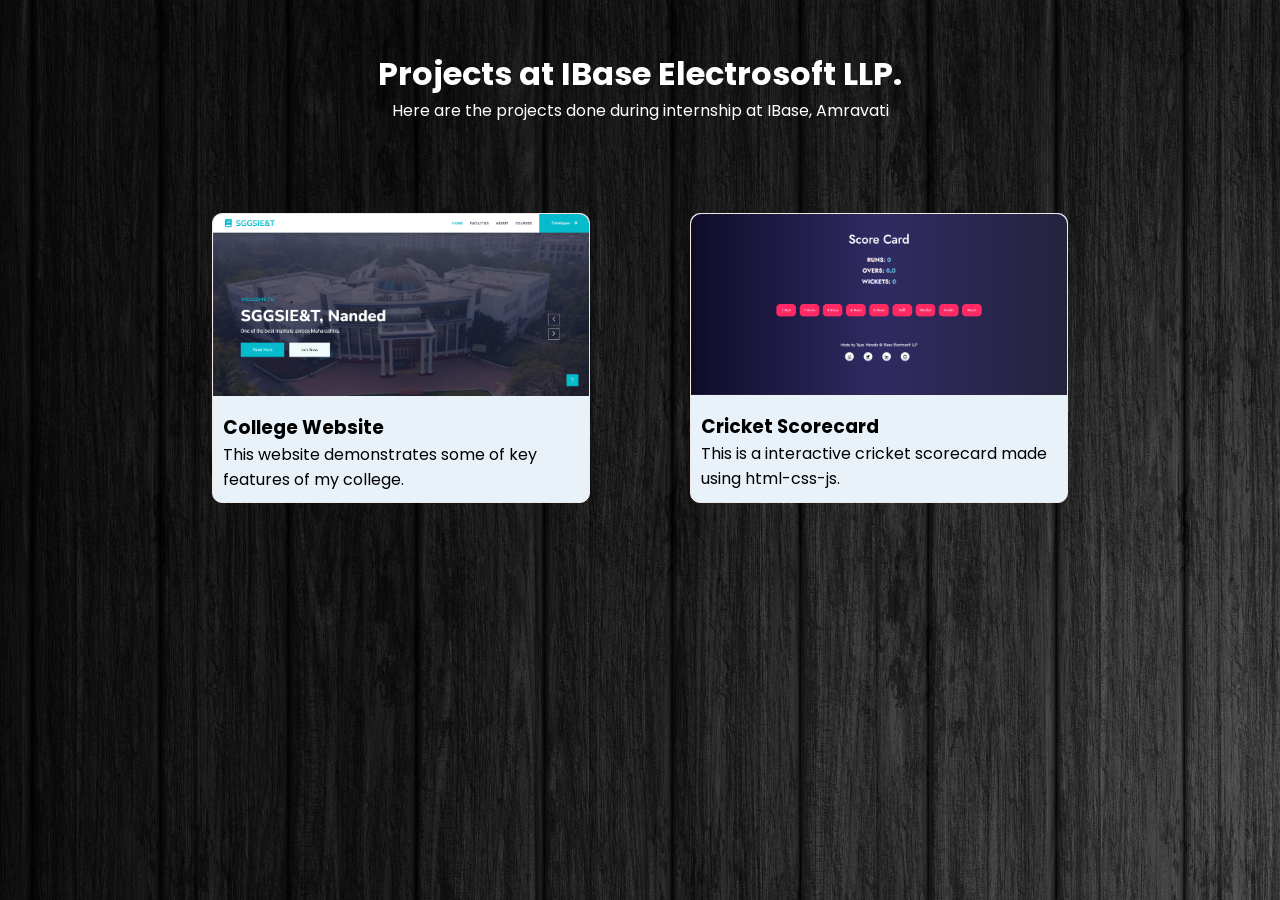
<file: index.html>
<!DOCTYPE html>
<html lang="en">
  <head>
    <meta charset="UTF-8" />
    <meta name="viewport" content="width=device-width, initial-scale=1.0" />
    <title>Projects at Ibase</title>
    <link rel="stylesheet" href="style.css" />
  </head>
  <body>
    <div class="heading">
      <h1>Projects at IBase Electrosoft LLP.</h1>
      <p>Here are the projects done during internship at IBase, Amravati</p>
    </div>

    <div class="hero">
      <div class="main">
        <a href="College Website/index.html" class="container">
          <div>
            <div class="image-container">
              <img src="img/college_website.png" class="image" />
            </div>
            <div class="info">
              <h3>College Website</h3>
              <p>
                This website demonstrates some of key features of my college.
              </p>
            </div>
          </div>
        </a>

        <a href="Cricket Scorecard/index.html" class="container">
          <div>
            <div class="image-container">
              <img src="img/cricket_scorecard.png" class="image" />
            </div>
            <div class="info">
              <h3>Cricket Scorecard</h3>
              <p>
                This is a interactive cricket scorecard made using html-css-js.
              </p>
            </div>
          </div>
        </a>
      </div>
    </div>
  </body>
</html>
</file>
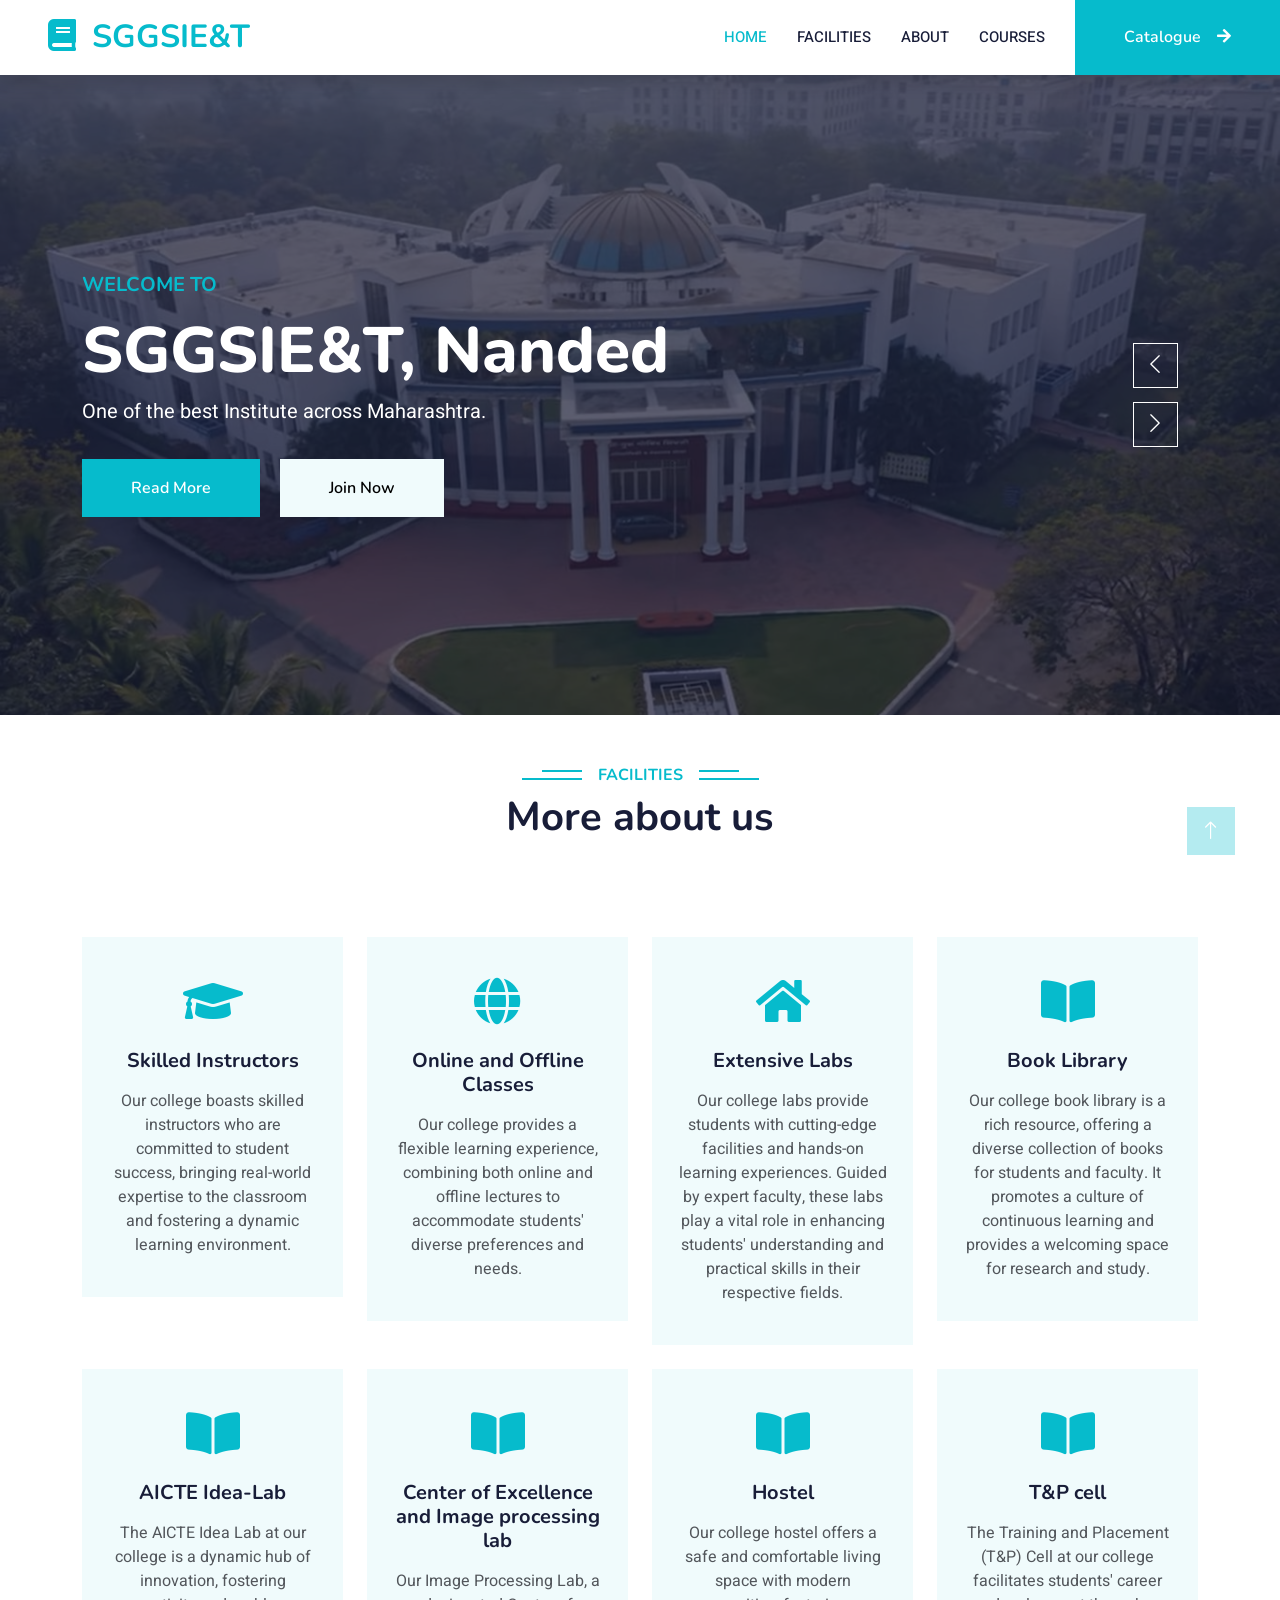
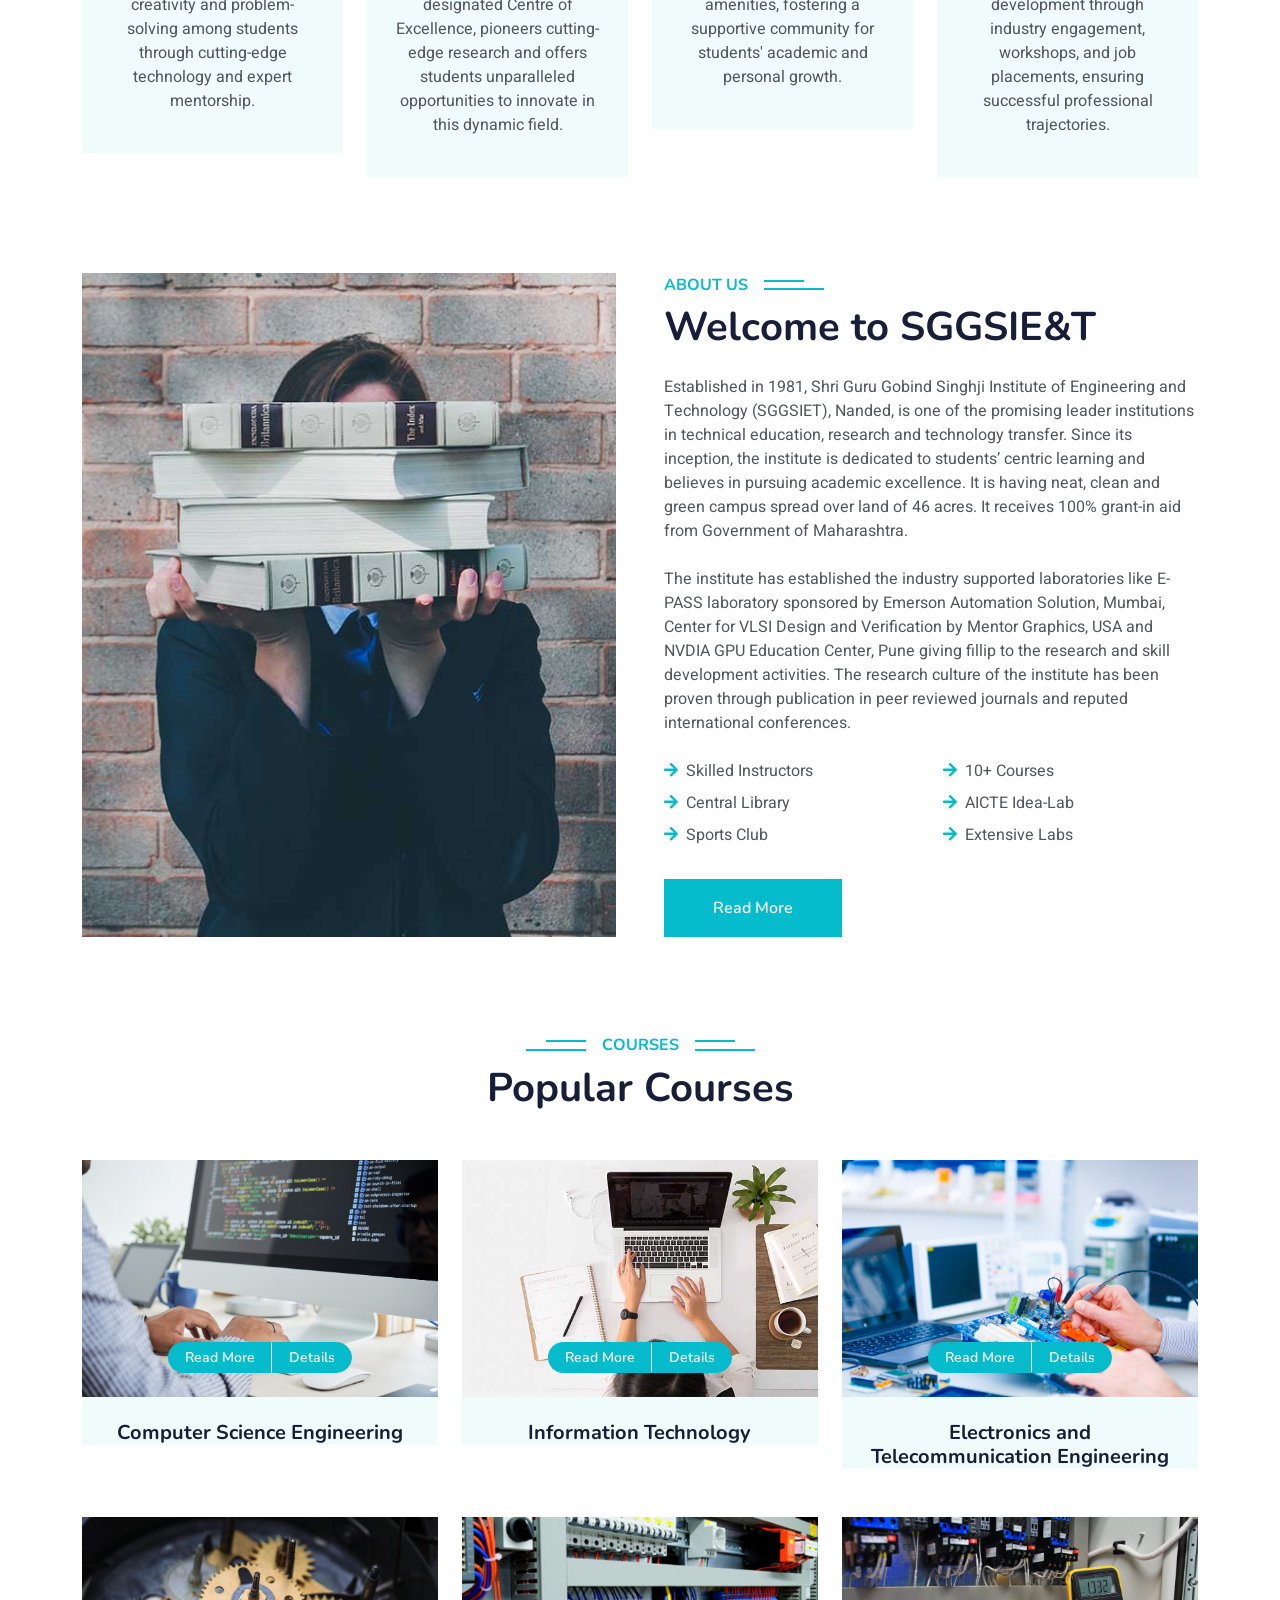
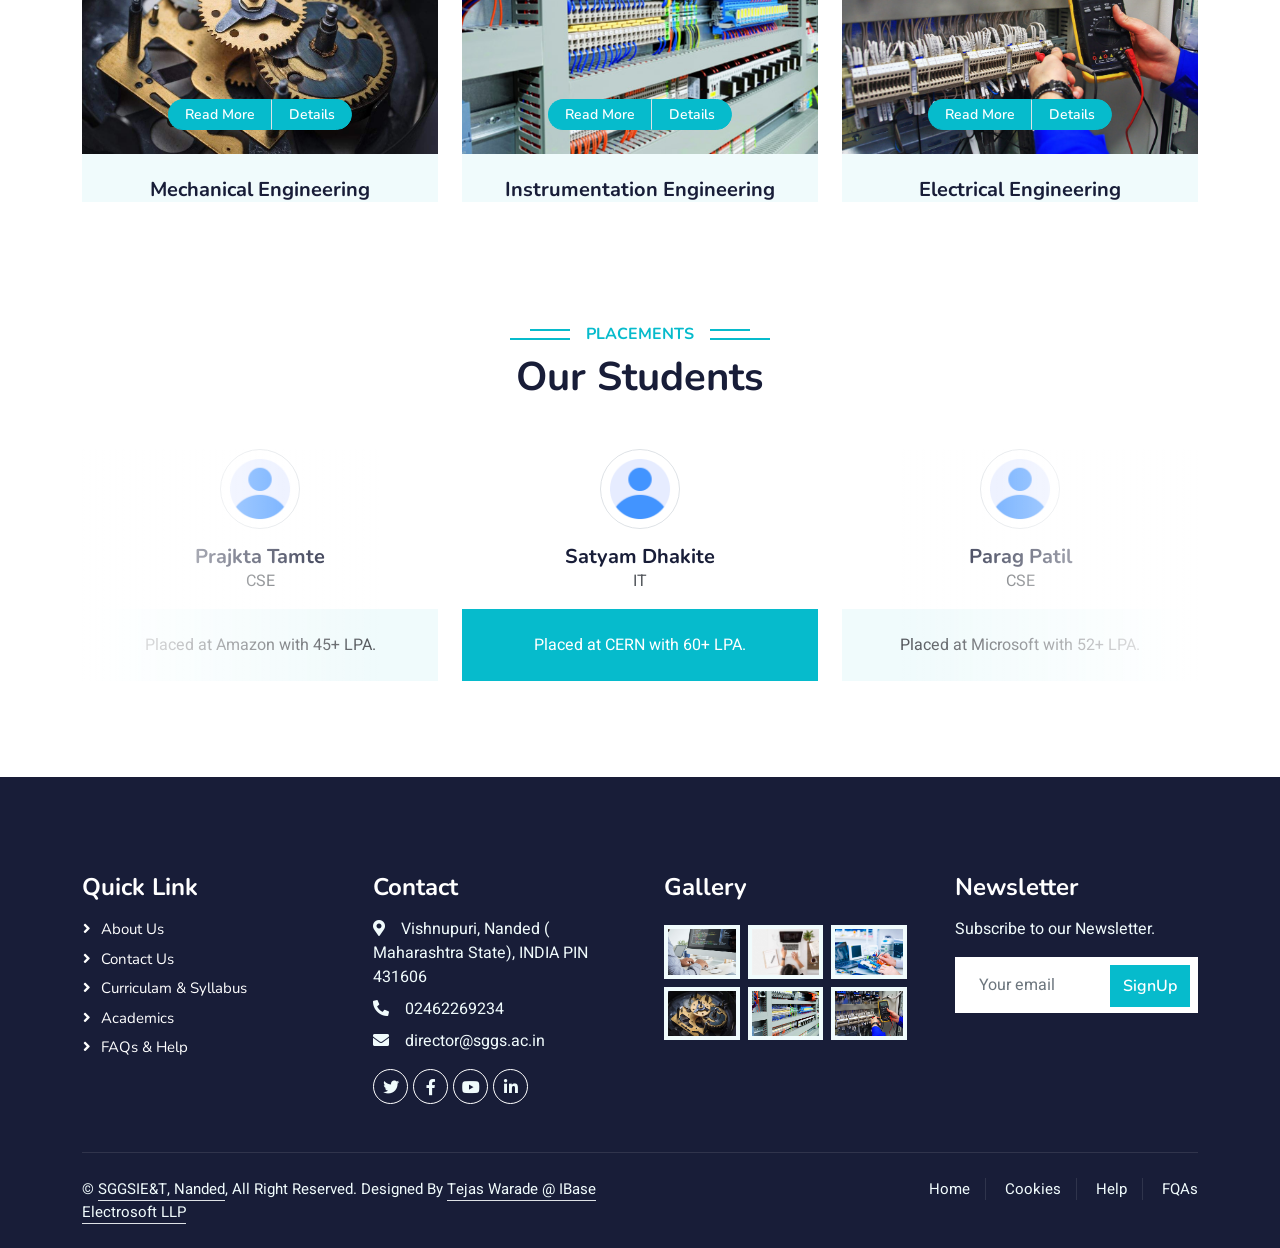
<file: College Website/index.html>
<!DOCTYPE html>
<html lang="en">

<head>
    <meta charset="utf-8">
    <title>SGGSIE&T Nanded</title>
    <meta content="width=device-width, initial-scale=1.0" name="viewport">
    <meta content="" name="keywords">
    <meta content="" name="description">

    <!-- Favicon -->
    <link href="img/favicon.ico" rel="icon">

    <!-- Google Web Fonts -->
    <link rel="preconnect" href="https://fonts.googleapis.com">
    <link rel="preconnect" href="https://fonts.gstatic.com" crossorigin>
    <link href="https://fonts.googleapis.com/css2?family=Heebo:wght@400;500;600&family=Nunito:wght@600;700;800&display=swap" rel="stylesheet">

    <!-- Icon Font Stylesheet -->
    <link href="https://cdnjs.cloudflare.com/ajax/libs/font-awesome/5.10.0/css/all.min.css" rel="stylesheet">
    <link href="https://cdn.jsdelivr.net/npm/bootstrap-icons@1.4.1/font/bootstrap-icons.css" rel="stylesheet">

    <!-- Libraries Stylesheet -->
    <link href="lib/animate/animate.min.css" rel="stylesheet">
    <link href="lib/owlcarousel/assets/owl.carousel.min.css" rel="stylesheet">

    <!-- Customized Bootstrap Stylesheet -->
    <link href="css/bootstrap.min.css" rel="stylesheet">

    <!-- Template Stylesheet -->
    <link href="css/style.css" rel="stylesheet">
</head>

<body>

    <!-- Navbar Start -->
    <nav class="navbar navbar-expand-lg bg-white navbar-light shadow sticky-top p-0">
        <a href="index.html" class="navbar-brand d-flex align-items-center px-4 px-lg-5">
            <h2 class="m-0 text-primary"><i class="fa fa-book me-3"></i>SGGSIE&T</h2>
        </a>
        <button type="button" class="navbar-toggler me-4" data-bs-toggle="collapse" data-bs-target="#navbarCollapse">
            <span class="navbar-toggler-icon"></span>
        </button>
        <div class="collapse navbar-collapse" id="navbarCollapse">
            <div class="navbar-nav ms-auto p-4 p-lg-0">
                <a href="#home" class="nav-item nav-link active">Home</a>
                <a href="#facilities" class="nav-item nav-link">Facilities</a>
                <a href="#about" class="nav-item nav-link">About</a>
                <a href="#courses" class="nav-item nav-link">Courses</a>
            </div>
            <a href="" class="btn btn-primary py-4 px-lg-5 d-none d-lg-block">Catalogue<i class="fa fa-arrow-right ms-3"></i></a>
        </div>
    </nav>
    <!-- Navbar End -->


    <!-- Carousel Start -->
    <div class="container-fluid p-0 mb-5">
        <div class="owl-carousel header-carousel position-relative">
            <div class="owl-carousel-item position-relative">
                <img class="img-fluid" src="img/carousel-1.jpg" alt="">
                <div class="position-absolute top-0 start-0 w-100 h-100 d-flex align-items-center" style="background: rgba(24, 29, 56, .7);">
                    <div class="container">
                        <div class="row justify-content-start">
                            <div class="col-sm-10 col-lg-8">
                                <h5 class="text-primary text-uppercase mb-3 animated slideInDown">Welcome to</h5>
                                <h1 class="display-3 text-white animated slideInDown">SGGSIE&T, Nanded</h1>
                                <p class="fs-5 text-white mb-4 pb-2">One of the best Institute across Maharashtra.</p>
                                <a href="" class="btn btn-primary py-md-3 px-md-5 me-3 animated slideInLeft">Read More</a>
                                <a href="" class="btn btn-light py-md-3 px-md-5 animated slideInRight">Join Now</a>
                            </div>
                        </div>
                    </div>
                </div>
            </div>
            <div class="owl-carousel-item position-relative">
                <img class="img-fluid" src="img/carousel-2.png" alt="">
                <div class="position-absolute top-0 start-0 w-100 h-100 d-flex align-items-center" style="background: rgba(24, 29, 56, .7);">
                    <div class="container">
                        <div class="row justify-content-start">
                            <div class="col-sm-10 col-lg-8">
                                <h5 class="text-primary text-uppercase mb-3 animated slideInDown">Join Now</h5>
                                <h1 class="display-3 text-white animated slideInDown">Start your journey now</h1>
                                <p class="fs-5 text-white mb-4 pb-2">8+ engineering branches available</p>
                                <a href="" class="btn btn-primary py-md-3 px-md-5 me-3 animated slideInLeft">Read More</a>
                                <a href="" class="btn btn-light py-md-3 px-md-5 animated slideInRight">Join Now</a>
                            </div>
                        </div>
                    </div>
                </div>
            </div>
        </div>
    </div>
    <!-- Carousel End -->


    <!-- Service Start -->
    <div id="facilities">
        <div class="text-center wow fadeInUp" data-wow-delay="0.1s">
            <h6 class="section-title bg-white text-center text-primary px-3">Facilities</h6>
            <h1 class="mb-5">More about us</h1>
        </div>
        <div class="container-xxl py-5">
            <div class="container">
                <div class="row g-4">
                    <div class="col-lg-3 col-sm-6 wow fadeInUp" data-wow-delay="0.1s">
                        <div class="service-item text-center pt-3">
                            <div class="p-4">
                                <i class="fa fa-3x fa-graduation-cap text-primary mb-4"></i>
                                <h5 class="mb-3">Skilled Instructors</h5>
                                <p>Our college boasts skilled instructors who are committed to student success, bringing real-world expertise to the classroom and fostering a dynamic learning environment.</p>
                            </div>
                        </div>
                    </div>
                    <div class="col-lg-3 col-sm-6 wow fadeInUp" data-wow-delay="0.3s">
                        <div class="service-item text-center pt-3">
                            <div class="p-4">
                                <i class="fa fa-3x fa-globe text-primary mb-4"></i>
                                <h5 class="mb-3">Online and Offline Classes</h5>
                                <p>Our college provides a flexible learning experience, combining both online and offline lectures to accommodate students' diverse preferences and needs.</p>
                            </div>
                        </div>
                    </div>
                    <div class="col-lg-3 col-sm-6 wow fadeInUp" data-wow-delay="0.5s">
                        <div class="service-item text-center pt-3">
                            <div class="p-4">
                                <i class="fa fa-3x fa-home text-primary mb-4"></i>
                                <h5 class="mb-3">Extensive Labs</h5>
                                <p>Our college labs provide students with cutting-edge facilities and hands-on learning experiences. Guided by expert faculty, these labs play a vital role in enhancing students' understanding and practical skills in their respective fields.</p>
                            </div>
                        </div>
                    </div>
                    <div class="col-lg-3 col-sm-6 wow fadeInUp" data-wow-delay="0.7s">
                        <div class="service-item text-center pt-3">
                            <div class="p-4">
                                <i class="fa fa-3x fa-book-open text-primary mb-4"></i>
                                <h5 class="mb-3">Book Library</h5>
                                <p>
                                    Our college book library is a rich resource, offering a diverse collection of books for students and faculty. It promotes a culture of continuous learning and provides a welcoming space for research and study.</p>
                            </div>
                        </div>
                    </div>
                    <div class="col-lg-3 col-sm-6 wow fadeInUp" data-wow-delay="0.7s">
                        <div class="service-item text-center pt-3">
                            <div class="p-4">
                                <i class="fa fa-3x fa-book-open text-primary mb-4"></i>
                                <h5 class="mb-3">AICTE Idea-Lab</h5>
                                <p>
                                    The AICTE Idea Lab at our college is a dynamic hub of innovation, fostering creativity and problem-solving among students through cutting-edge technology and expert mentorship.</p>
                            </div>
                        </div>
                    </div>
                    <div class="col-lg-3 col-sm-6 wow fadeInUp" data-wow-delay="0.7s">
                        <div class="service-item text-center pt-3">
                            <div class="p-4">
                                <i class="fa fa-3x fa-book-open text-primary mb-4"></i>
                                <h5 class="mb-3">Center of Excellence and Image processing lab</h5>
                                <p>
                                    Our Image Processing Lab, a designated Centre of Excellence, pioneers cutting-edge research and offers students unparalleled opportunities to innovate in this dynamic field.</p>
                            </div>
                        </div>
                    </div>
                    <div class="col-lg-3 col-sm-6 wow fadeInUp" data-wow-delay="0.7s">
                        <div class="service-item text-center pt-3">
                            <div class="p-4">
                                <i class="fa fa-3x fa-book-open text-primary mb-4"></i>
                                <h5 class="mb-3">Hostel</h5>
                                <p>
                                    Our college hostel offers a safe and comfortable living space with modern amenities, fostering a supportive community for students' academic and personal growth.</p>
                            </div>
                        </div>
                    </div>
                    <div class="col-lg-3 col-sm-6 wow fadeInUp" data-wow-delay="0.7s">
                        <div class="service-item text-center pt-3">
                            <div class="p-4">
                                <i class="fa fa-3x fa-book-open text-primary mb-4"></i>
                                <h5 class="mb-3">T&P cell</h5>
                                <p>
                                    The Training and Placement (T&P) Cell at our college facilitates students' career development through industry engagement, workshops, and job placements, ensuring successful professional trajectories.</p>
                            </div>
                        </div>
                    </div>
                </div>
            </div>
        </div>
    </div>
    <!-- Service End -->


    <!-- About Start -->
    <div class="container-xxl py-5" id="about">
        <div class="container">
            <div class="row g-5">
                <div class="col-lg-6 wow fadeInUp" data-wow-delay="0.1s" style="min-height: 400px;">
                    <div class="position-relative h-100">
                        <img class="img-fluid position-absolute w-100 h-100" src="img/about.jpg" alt="" style="object-fit: cover;">
                    </div>
                </div>
                <div class="col-lg-6 wow fadeInUp" data-wow-delay="0.3s">
                    <h6 class="section-title bg-white text-start text-primary pe-3">About Us</h6>
                    <h1 class="mb-4">Welcome to SGGSIE&T</h1>
                    <p class="mb-4">Established in 1981, Shri Guru Gobind Singhji Institute of Engineering and Technology (SGGSIET), Nanded, is one of the promising leader institutions in technical education, research and technology transfer. Since its inception, the institute is dedicated to students’ centric learning and believes in pursuing academic excellence. It is having neat, clean and green campus spread over land of 46 acres. It receives 100% grant-in aid from Government of Maharashtra.</p>
                    <p class="mb-4">The institute has established the industry supported laboratories like E-PASS laboratory sponsored by Emerson Automation Solution, Mumbai, Center for VLSI Design and Verification by Mentor Graphics, USA and NVDIA GPU Education Center, Pune giving fillip to the research and skill development activities. The research culture of the institute has been proven through publication in peer reviewed journals and reputed international conferences.</p>
                    <div class="row gy-2 gx-4 mb-4">
                        <div class="col-sm-6">
                            <p class="mb-0"><i class="fa fa-arrow-right text-primary me-2"></i>Skilled Instructors</p>
                        </div>
                        <div class="col-sm-6">
                            <p class="mb-0"><i class="fa fa-arrow-right text-primary me-2"></i>10+ Courses</p>
                        </div>
                        <div class="col-sm-6">
                            <p class="mb-0"><i class="fa fa-arrow-right text-primary me-2"></i>Central Library</p>
                        </div>
                        <div class="col-sm-6">
                            <p class="mb-0"><i class="fa fa-arrow-right text-primary me-2"></i>AICTE Idea-Lab</p>
                        </div>
                        <div class="col-sm-6">
                            <p class="mb-0"><i class="fa fa-arrow-right text-primary me-2"></i>Sports Club</p>
                        </div>
                        <div class="col-sm-6">
                            <p class="mb-0"><i class="fa fa-arrow-right text-primary me-2"></i>Extensive Labs</p>
                        </div>
                    </div>
                    <a class="btn btn-primary py-3 px-5 mt-2" href="">Read More</a>
                </div>
            </div>
        </div>
    </div>
    <!-- About End -->

    <!-- Courses Start -->
    <div class="container-xxl py-5" id="courses">
        <div class="container">
            <div class="text-center wow fadeInUp" data-wow-delay="0.1s">
                <h6 class="section-title bg-white text-center text-primary px-3">Courses</h6>
                <h1 class="mb-5">Popular Courses</h1>
            </div>
            <div class="row g-4 justify-content-center">
                <div class="col-lg-4 col-md-6 wow fadeInUp" data-wow-delay="0.1s">
                    <div class="course-item bg-light">
                        <div class="position-relative overflow-hidden">
                            <img class="img-fluid" src="img/course-1.jpg" alt="">
                            <div class="w-100 d-flex justify-content-center position-absolute bottom-0 start-0 mb-4">
                                <a href="#" class="flex-shrink-0 btn btn-sm btn-primary px-3 border-end" style="border-radius: 30px 0 0 30px;">Read More</a>
                                <a href="#" class="flex-shrink-0 btn btn-sm btn-primary px-3" style="border-radius: 0 30px 30px 0;">Details</a>
                            </div>
                        </div>
                        <div class="text-center p-4 pb-0">
                            <h5 class="mb-4">Computer Science Engineering</h5>
                        </div>
                    </div>
                </div>
                <div class="col-lg-4 col-md-6 wow fadeInUp" data-wow-delay="0.3s">
                    <div class="course-item bg-light">
                        <div class="position-relative overflow-hidden">
                            <img class="img-fluid" src="img/course-2.jpg" alt="">
                            <div class="w-100 d-flex justify-content-center position-absolute bottom-0 start-0 mb-4">
                                <a href="#" class="flex-shrink-0 btn btn-sm btn-primary px-3 border-end" style="border-radius: 30px 0 0 30px;">Read More</a>
                                <a href="#" class="flex-shrink-0 btn btn-sm btn-primary px-3" style="border-radius: 0 30px 30px 0;">Details</a>
                            </div>
                        </div>
                        <div class="text-center p-4 pb-0">
                            <h5 class="mb-4">Information Technology</h5>
                        </div>
                    </div>
                </div>
                <div class="col-lg-4 col-md-6 wow fadeInUp" data-wow-delay="0.5s">
                    <div class="course-item bg-light">
                        <div class="position-relative overflow-hidden">
                            <img class="img-fluid" src="img/course-3.jpg" alt="">
                            <div class="w-100 d-flex justify-content-center position-absolute bottom-0 start-0 mb-4">
                                <a href="#" class="flex-shrink-0 btn btn-sm btn-primary px-3 border-end" style="border-radius: 30px 0 0 30px;">Read More</a>
                                <a href="#" class="flex-shrink-0 btn btn-sm btn-primary px-3" style="border-radius: 0 30px 30px 0;">Details</a>
                            </div>
                        </div>
                        <div class="text-center p-4 pb-0">
                            <h5 class="mb-4">Electronics and Telecommunication Engineering</h5>
                        </div>
                    </div>
                </div>
                <div class="col-lg-4 col-md-6 wow fadeInUp" data-wow-delay="0.5s">
                    <div class="course-item bg-light">
                        <div class="position-relative overflow-hidden">
                            <img class="img-fluid" src="img/course-4.jpg" alt="">
                            <div class="w-100 d-flex justify-content-center position-absolute bottom-0 start-0 mb-4">
                                <a href="#" class="flex-shrink-0 btn btn-sm btn-primary px-3 border-end" style="border-radius: 30px 0 0 30px;">Read More</a>
                                <a href="#" class="flex-shrink-0 btn btn-sm btn-primary px-3" style="border-radius: 0 30px 30px 0;">Details</a>
                            </div>
                        </div>
                        <div class="text-center p-4 pb-0">
                            <h5 class="mb-4">Mechanical Engineering</h5>
                        </div>
                    </div>
                </div>
                <div class="col-lg-4 col-md-6 wow fadeInUp" data-wow-delay="0.5s">
                    <div class="course-item bg-light">
                        <div class="position-relative overflow-hidden">
                            <img class="img-fluid" src="img/course-5.png" alt="">
                            <div class="w-100 d-flex justify-content-center position-absolute bottom-0 start-0 mb-4">
                                <a href="#" class="flex-shrink-0 btn btn-sm btn-primary px-3 border-end" style="border-radius: 30px 0 0 30px;">Read More</a>
                                <a href="#" class="flex-shrink-0 btn btn-sm btn-primary px-3" style="border-radius: 0 30px 30px 0;">Details</a>
                            </div>
                        </div>
                        <div class="text-center p-4 pb-0">
                            <h5 class="mb-4">Instrumentation Engineering</h5>
                        </div>
                    </div>
                </div>
                <div class="col-lg-4 col-md-6 wow fadeInUp" data-wow-delay="0.5s">
                    <div class="course-item bg-light">
                        <div class="position-relative overflow-hidden">
                            <img class="img-fluid" src="img/course-6.jpg" alt="">
                            <div class="w-100 d-flex justify-content-center position-absolute bottom-0 start-0 mb-4">
                                <a href="#" class="flex-shrink-0 btn btn-sm btn-primary px-3 border-end" style="border-radius: 30px 0 0 30px;">Read More</a>
                                <a href="#" class="flex-shrink-0 btn btn-sm btn-primary px-3" style="border-radius: 0 30px 30px 0;">Details</a>
                            </div>
                        </div>
                        <div class="text-center p-4 pb-0">
                            <h5 class="mb-4">Electrical Engineering</h5>
                        </div>
                    </div>
                </div>
            </div>
        </div>
    </div>
    <!-- Courses End -->

    <!-- Testimonial Start -->
    <div class="container-xxl py-5 wow fadeInUp" data-wow-delay="0.1s">
        <div class="container">
            <div class="text-center">
                <h6 class="section-title bg-white text-center text-primary px-3">Placements</h6>
                <h1 class="mb-5">Our Students</h1>
            </div>
            <div class="owl-carousel testimonial-carousel position-relative">
                <div class="testimonial-item text-center">
                    <img class="border rounded-circle p-2 mx-auto mb-3" src="img/testimonial.jpg" style="width: 80px; height: 80px;">
                    <h5 class="mb-0">Satyam Dhakite</h5>
                    <p>IT</p>
                    <div class="testimonial-text bg-light text-center p-4">
                    <p class="mb-0">Placed at CERN with 60+ LPA.</p>
                    </div>
                </div>
                <div class="testimonial-item text-center">
                    <img class="border rounded-circle p-2 mx-auto mb-3" src="img/testimonial.jpg" style="width: 80px; height: 80px;">
                    <h5 class="mb-0">Parag Patil</h5>
                    <p>CSE</p>
                    <div class="testimonial-text bg-light text-center p-4">
                    <p class="mb-0">Placed at Microsoft with 52+ LPA.</p>
                    </div>
                </div>
                <div class="testimonial-item text-center">
                    <img class="border rounded-circle p-2 mx-auto mb-3" src="img/testimonial.jpg" style="width: 80px; height: 80px;">
                    <h5 class="mb-0">Prajkta Tamte</h5>
                    <p>CSE</p>
                    <div class="testimonial-text bg-light text-center p-4">
                    <p class="mb-0">Placed at Amazon with 45+ LPA.</p>
                    </div>
                </div>
            </div>
        </div>
    </div>
    <!-- Testimonial End -->
        

    <!-- Footer Start -->
    <div class="container-fluid bg-dark text-light footer pt-5 mt-5 wow fadeIn" data-wow-delay="0.1s">
        <div class="container py-5">
            <div class="row g-5">
                <div class="col-lg-3 col-md-6">
                    <h4 class="text-white mb-3">Quick Link</h4>
                    <a class="btn btn-link" href="">About Us</a>
                    <a class="btn btn-link" href="">Contact Us</a>
                    <a class="btn btn-link" href="">Curriculam & Syllabus</a>
                    <a class="btn btn-link" href="">Academics</a>
                    <a class="btn btn-link" href="">FAQs & Help</a>
                </div>
                <div class="col-lg-3 col-md-6">
                    <h4 class="text-white mb-3">Contact</h4>
                    <p class="mb-2"><i class="fa fa-map-marker-alt me-3"></i>Vishnupuri, Nanded ( Maharashtra State), INDIA PIN 431606</p>
                    <p class="mb-2"><i class="fa fa-phone-alt me-3"></i>02462269234</p>
                    <p class="mb-2"><i class="fa fa-envelope me-3"></i>director@sggs.ac.in</p>
                    <div class="d-flex pt-2">
                        <a class="btn btn-outline-light btn-social" href=""><i class="fab fa-twitter"></i></a>
                        <a class="btn btn-outline-light btn-social" href=""><i class="fab fa-facebook-f"></i></a>
                        <a class="btn btn-outline-light btn-social" href=""><i class="fab fa-youtube"></i></a>
                        <a class="btn btn-outline-light btn-social" href=""><i class="fab fa-linkedin-in"></i></a>
                    </div>
                </div>
                <div class="col-lg-3 col-md-6">
                    <h4 class="text-white mb-3">Gallery</h4>
                    <div class="row g-2 pt-2">
                        <div class="col-4">
                            <img class="img-fluid bg-light p-1" src="img/course-1.jpg" alt="">
                        </div>
                        <div class="col-4">
                            <img class="img-fluid bg-light p-1" src="img/course-2.jpg" alt="">
                        </div>
                        <div class="col-4">
                            <img class="img-fluid bg-light p-1" src="img/course-3.jpg" alt="">
                        </div>
                        <div class="col-4">
                            <img class="img-fluid bg-light p-1" src="img/course-4.jpg" alt="">
                        </div>
                        <div class="col-4">
                            <img class="img-fluid bg-light p-1" src="img/course-5.png" alt="">
                        </div>
                        <div class="col-4">
                            <img class="img-fluid bg-light p-1" src="img/course-6.jpg" alt="">
                        </div>
                    </div>
                </div>
                <div class="col-lg-3 col-md-6">
                    <h4 class="text-white mb-3">Newsletter</h4>
                    <p>Subscribe to our Newsletter.</p>
                    <div class="position-relative mx-auto" style="max-width: 400px;">
                        <input class="form-control border-0 w-100 py-3 ps-4 pe-5" type="text" placeholder="Your email">
                        <button type="button" class="btn btn-primary py-2 position-absolute top-0 end-0 mt-2 me-2">SignUp</button>
                    </div>
                </div>
            </div>
        </div>
        <div class="container">
            <div class="copyright">
                <div class="row">
                    <div class="col-md-6 text-center text-md-start mb-3 mb-md-0">
                        &copy; <a class="border-bottom" href="#">SGGSIE&T, Nanded</a>, All Right Reserved.

                        <!--/*** This template is free as long as you keep the footer author’s credit link/attribution link/backlink. If you'd like to use the template without the footer author’s credit link/attribution link/backlink, you can purchase the Credit Removal License from "https://htmlcodex.com/credit-removal". Thank you for your support. ***/-->
                        Designed By <a class="border-bottom" href="">Tejas Warade @ IBase Electrosoft LLP</a>
                    </div>
                    <div class="col-md-6 text-center text-md-end">
                        <div class="footer-menu">
                            <a href="">Home</a>
                            <a href="">Cookies</a>
                            <a href="">Help</a>
                            <a href="">FQAs</a>
                        </div>
                    </div>
                </div>
            </div>
        </div>
    </div>
    <!-- Footer End -->


    <!-- Back to Top -->
    <a href="#" class="btn btn-lg btn-primary btn-lg-square back-to-top"><i class="bi bi-arrow-up"></i></a>


    <!-- JavaScript Libraries -->
    <script src="https://code.jquery.com/jquery-3.4.1.min.js"></script>
    <script src="https://cdn.jsdelivr.net/npm/bootstrap@5.0.0/dist/js/bootstrap.bundle.min.js"></script>
    <script src="lib/wow/wow.min.js"></script>
    <script src="lib/easing/easing.min.js"></script>
    <script src="lib/waypoints/waypoints.min.js"></script>
    <script src="lib/owlcarousel/owl.carousel.min.js"></script>

    <!-- Template Javascript -->
    <script src="js/main.js"></script>
</body>

</html>
</file>
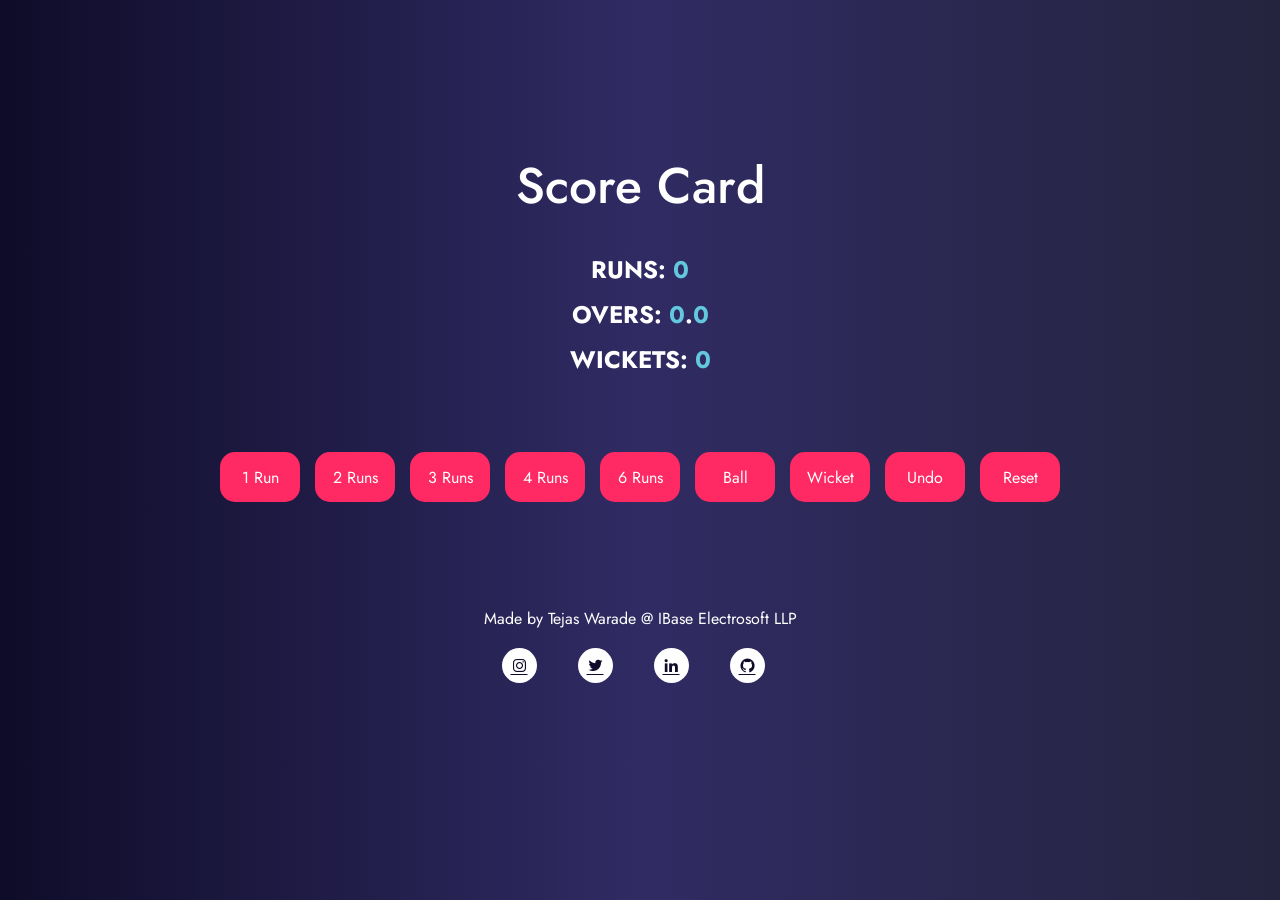
<file: Cricket Scorecard/index.html>
<!DOCTYPE html>
<html lang="en">
<head>
    <meta charset="UTF-8">
    <meta name="viewport" content="width=device-width, initial-scale=1.0">
    <title>Cricket Scorecard</title>
    <link rel="preconnect" href="https://fonts.googleapis.com" />
    <link rel="preconnect" href="https://fonts.gstatic.com" crossorigin />
    <link
      href="https://fonts.googleapis.com/css2?family=Jost:wght@100;200;300;400;500;600;700;800;900&display=swap"
      rel="stylesheet"
    />

    <link
      rel="stylesheet"
      href="https://unpkg.com/boxicons@latest/css/boxicons.min.css"
    />

    <link rel="stylesheet" href="style.css">
</head>
<body>
    <h1 class="title"> Score Card</h1>

    <div class="scores">
        <p>Runs: <span class="variables" id="runs">0</span></p>
        <p>Overs: <span class="variables" id="overs">0</span>.<span class="variables" id="balls">0</span></p>
        <p>Wickets: <span class="variables" id="wickets">0</span></p>
    </div>

    <div class="buttons">
        <button class="btn" onclick="incrementRuns(1)">1 Run</button>
        <button class="btn" onclick="incrementRuns(2)">2 Runs</button>
        <button class="btn" onclick="incrementRuns(3)">3 Runs</button>
        <button class="btn" onclick="incrementRuns(4)">4 Runs</button>
        <button class="btn" onclick="incrementRuns(6)">6 Runs</button>
        <button class="btn" onclick="incrementBalls()">Ball</button>
        <button class="btn" onclick="incrementWickets()">Wicket</button>
        <button class="btn" onclick="undoAction()">Undo</button>
        <button class="btn" onclick="resetGame()">Reset</button>
    </div>
    <footer>
        <div class="ends">
            <p>Made by Tejas Warade @ IBase Electrosoft LLP</p>
        </div>
        <div class="social">
            <a href="#"><i class="bx bxl-instagram"></i></a>
            <a href="#"><i class="bx bxl-twitter"></i></a>
            <a href="https://www.linkedin.com/in/tejas-warade-583741215/" target="_blank"><i class="bx bxl-linkedin"></i></a>
            <a href="https://github.com/Tejas-w01" target="_blank"><i class="bx bxl-github"></i></a>
        </div>
    </footer>

    <script src="script.js"></script>
</body>
</html>
</file>
<file: style.css>
@import url('https://fonts.googleapis.com/css2?family=Poppins:ital,wght@0,300;0,400;0,500;0,600;1,300;1,400;1,500&display=swap');

* {
    margin: 0;
    padding: 0;
    font-family: 'Poppins', sans-serif;
    box-sizing: border-box;
}

.heading {
    text-align: center;
    margin: 50px;
    color: #fff;
}

body {
    background-image: url(img/background.jpg)
}


.main {
    margin: 0 100px;
    padding-top: 40px;
    display: flex;
    justify-content: center;
}

.container {
    margin-left: 50px;
    margin-right: 50px;
    position: relative;
    width: 35%;
    border: 1px solid #f5e6e6;
    border-radius: 10px;
    background: #e9f2f9;
}

a {
    text-decoration: none;
    color: #000;
}

.container:hover {
    transform: scale(1.01);
    transition-duration: 200ms;
    cursor: pointer;
}

.image-container {
    overflow: hidden;
}

.image {
    object-fit: cover;
    object-position: center;
    height: 100%;
    width: 100%;
    border-top-left-radius: 10px;
    border-top-right-radius: 10px;
}

.info {
    padding: 10px;
    margin: 0;
    border-bottom-left-radius: 10px;
    border-bottom-right-radius: 10px;
}
</file>
<file: College Website/css/style.css>
/********** Template CSS **********/
:root {
    --primary: #06BBCC;
    --light: #F0FBFC;
    --dark: #181d38;
}

.fw-medium {
    font-weight: 600 !important;
}

.fw-semi-bold {
    font-weight: 700 !important;
}

.back-to-top {
    position: fixed;
    display: none;
    right: 45px;
    bottom: 45px;
    z-index: 99;
}

/*** Button ***/
.btn {
    font-family: 'Nunito', sans-serif;
    font-weight: 600;
    transition: .5s;
}

.btn.btn-primary,
.btn.btn-secondary {
    color: #FFFFFF;
}

.btn-square {
    width: 38px;
    height: 38px;
}

.btn-sm-square {
    width: 32px;
    height: 32px;
}

.btn-lg-square {
    width: 48px;
    height: 48px;
}

.btn-square,
.btn-sm-square,
.btn-lg-square {
    padding: 0;
    display: flex;
    align-items: center;
    justify-content: center;
    font-weight: normal;
    border-radius: 0px;
}


/*** Navbar ***/
.navbar .dropdown-toggle::after {
    border: none;
    content: "\f107";
    font-family: "Font Awesome 5 Free";
    font-weight: 900;
    vertical-align: middle;
    margin-left: 8px;
}

.navbar-light .navbar-nav .nav-link {
    margin-right: 30px;
    padding: 25px 0;
    color: #FFFFFF;
    font-size: 15px;
    text-transform: uppercase;
    outline: none;
}

.navbar-light .navbar-nav .nav-link:hover,
.navbar-light .navbar-nav .nav-link.active {
    color: var(--primary);
}

@media (max-width: 991.98px) {
    .navbar-light .navbar-nav .nav-link  {
        margin-right: 0;
        padding: 10px 0;
    }

    .navbar-light .navbar-nav {
        border-top: 1px solid #EEEEEE;
    }
}

.navbar-light .navbar-brand,
.navbar-light a.btn {
    height: 75px;
}

.navbar-light .navbar-nav .nav-link {
    color: var(--dark);
    font-weight: 500;
}

.navbar-light.sticky-top {
    top: -100px;
    transition: .5s;
}

@media (min-width: 992px) {
    .navbar .nav-item .dropdown-menu {
        display: block;
        margin-top: 0;
        opacity: 0;
        visibility: hidden;
        transition: .5s;
    }

    .navbar .dropdown-menu.fade-down {
        top: 100%;
        transform: rotateX(-75deg);
        transform-origin: 0% 0%;
    }

    .navbar .nav-item:hover .dropdown-menu {
        top: 100%;
        transform: rotateX(0deg);
        visibility: visible;
        transition: .5s;
        opacity: 1;
    }
}


/*** Header carousel ***/
@media (max-width: 768px) {
    .header-carousel .owl-carousel-item {
        position: relative;
        min-height: 500px;
    }
    
    .header-carousel .owl-carousel-item img {
        position: absolute;
        width: 100%;
        height: 100%;
        object-fit: cover;
    }
}

.header-carousel .owl-nav {
    position: absolute;
    top: 50%;
    right: 8%;
    transform: translateY(-50%);
    display: flex;
    flex-direction: column;
}

.header-carousel .owl-nav .owl-prev,
.header-carousel .owl-nav .owl-next {
    margin: 7px 0;
    width: 45px;
    height: 45px;
    display: flex;
    align-items: center;
    justify-content: center;
    color: #FFFFFF;
    background: transparent;
    border: 1px solid #FFFFFF;
    font-size: 22px;
    transition: .5s;
}

.header-carousel .owl-nav .owl-prev:hover,
.header-carousel .owl-nav .owl-next:hover {
    background: var(--primary);
    border-color: var(--primary);
}

.page-header {
    background: linear-gradient(rgba(24, 29, 56, .7), rgba(24, 29, 56, .7)), url(../img/carousel-1.jpg);
    background-position: center center;
    background-repeat: no-repeat;
    background-size: cover;
}

.page-header-inner {
    background: rgba(15, 23, 43, .7);
}

.breadcrumb-item + .breadcrumb-item::before {
    color: var(--light);
}


/*** Section Title ***/
.section-title {
    position: relative;
    display: inline-block;
    text-transform: uppercase;
}

.section-title::before {
    position: absolute;
    content: "";
    width: calc(100% + 80px);
    height: 2px;
    top: 4px;
    left: -40px;
    background: var(--primary);
    z-index: -1;
}

.section-title::after {
    position: absolute;
    content: "";
    width: calc(100% + 120px);
    height: 2px;
    bottom: 5px;
    left: -60px;
    background: var(--primary);
    z-index: -1;
}

.section-title.text-start::before {
    width: calc(100% + 40px);
    left: 0;
}

.section-title.text-start::after {
    width: calc(100% + 60px);
    left: 0;
}


/*** Service ***/
.service-item {
    background: var(--light);
    transition: .5s;
}

.service-item:hover {
    margin-top: -10px;
    background: var(--primary);
}

.service-item * {
    transition: .5s;
}

.service-item:hover * {
    color: var(--light) !important;
}


/*** Categories & Courses ***/
.category img,
.course-item img {
    transition: .5s;
}

.category a:hover img,
.course-item:hover img {
    transform: scale(1.1);
}

/*** Testimonial ***/
.testimonial-carousel::before {
    position: absolute;
    content: "";
    top: 0;
    left: 0;
    height: 100%;
    width: 0;
    background: linear-gradient(to right, rgba(255, 255, 255, 1) 0%, rgba(255, 255, 255, 0) 100%);
    z-index: 1;
}

.testimonial-carousel::after {
    position: absolute;
    content: "";
    top: 0;
    right: 0;
    height: 100%;
    width: 0;
    background: linear-gradient(to left, rgba(255, 255, 255, 1) 0%, rgba(255, 255, 255, 0) 100%);
    z-index: 1;
}

@media (min-width: 768px) {
    .testimonial-carousel::before,
    .testimonial-carousel::after {
        width: 200px;
    }
}

@media (min-width: 992px) {
    .testimonial-carousel::before,
    .testimonial-carousel::after {
        width: 300px;
    }
}

.testimonial-carousel .owl-item .testimonial-text,
.testimonial-carousel .owl-item.center .testimonial-text * {
    transition: .5s;
}

.testimonial-carousel .owl-item.center .testimonial-text {
    background: var(--primary) !important;
}

.testimonial-carousel .owl-item.center .testimonial-text * {
    color: #FFFFFF !important;
}

.testimonial-carousel .owl-dots {
    margin-top: 24px;
    display: flex;
    align-items: flex-end;
    justify-content: center;
}

.testimonial-carousel .owl-dot {
    position: relative;
    display: inline-block;
    margin: 0 5px;
    width: 15px;
    height: 15px;
    border: 1px solid #CCCCCC;
    transition: .5s;
}

.testimonial-carousel .owl-dot.active {
    background: var(--primary);
    border-color: var(--primary);
}


/*** Footer ***/
.footer .btn.btn-social {
    margin-right: 5px;
    width: 35px;
    height: 35px;
    display: flex;
    align-items: center;
    justify-content: center;
    color: var(--light);
    font-weight: normal;
    border: 1px solid #FFFFFF;
    border-radius: 35px;
    transition: .3s;
}

.footer .btn.btn-social:hover {
    color: var(--primary);
}

.footer .btn.btn-link {
    display: block;
    margin-bottom: 5px;
    padding: 0;
    text-align: left;
    color: #FFFFFF;
    font-size: 15px;
    font-weight: normal;
    text-transform: capitalize;
    transition: .3s;
}

.footer .btn.btn-link::before {
    position: relative;
    content: "\f105";
    font-family: "Font Awesome 5 Free";
    font-weight: 900;
    margin-right: 10px;
}

.footer .btn.btn-link:hover {
    letter-spacing: 1px;
    box-shadow: none;
}

.footer .copyright {
    padding: 25px 0;
    font-size: 15px;
    border-top: 1px solid rgba(256, 256, 256, .1);
}

.footer .copyright a {
    color: var(--light);
}

.footer .footer-menu a {
    margin-right: 15px;
    padding-right: 15px;
    border-right: 1px solid rgba(255, 255, 255, .1);
}

.footer .footer-menu a:last-child {
    margin-right: 0;
    padding-right: 0;
    border-right: none;
}
</file>
<file: Cricket Scorecard/style.css>
* {
    margin: 0;
    padding: 0;
    font-family: 'Jost', sans-serif;
    box-sizing: border-box;
}

body {
    width: 100%;
    min-height: 100vh;
    background: linear-gradient(to right, #0f0c29, #302b63, #24243e);
    display: flex;
    align-items: center;
    justify-content: center;
    flex-direction: column;
    color: #fff;
}

h1 {
    font-size: 45px;
    font-weight: 500;
    margin-top: -50px;
    margin-bottom: 10px;
    color: #fff;
    font-size: 50px;
}

.scores {
    padding: 20px;
    margin-bottom: 50px;
    position: relative;
    z-index: 1;
    display: flex;
    flex-direction: column;
    gap: 10px;
    align-items: center;
    justify-content: center;
    text-align: center;
    height: 100%;
    font-size: 24px;
    font-weight: 700;
    color: inherit;
    text-transform: uppercase;
}

.variables {
    color: rgb(99, 199, 221);
}

.btn {
    width: 80px;
    height: 50px;
    color: #fff;
    border-radius: 15px;
    justify-content: center;
    align-items: center;
    background: #ff2963;
    color: #fff;
    font-size: 16px;
    border: 0;
    outline: 0;
    cursor: pointer;
    display: flex;
    position: relative;
    display: inline;
    margin: 5px;
    transition: ease .50s;
}

.btn:hover {
    transform: scale(1.1);
    background: #fff;
    border: solid;
    border-width: 2px;
    border-color:#ff2963;
    color: #0f0c29;
}

.ends{
    margin-top: 100px;
}

.social a{
	width: 35px;
	height: 35px;
	border-radius: 50%;
	align-items: center;
    display: inline-flex;
	justify-content: center;
	background: #fff;
	font-size: 17px;
	color: #0f0c29;
	margin: 18px;
}

.social a:hover{
	transform: scale(1.1);
	background: #ff2963;
    color: #fff;
	transition: .5s;
}
</file>
